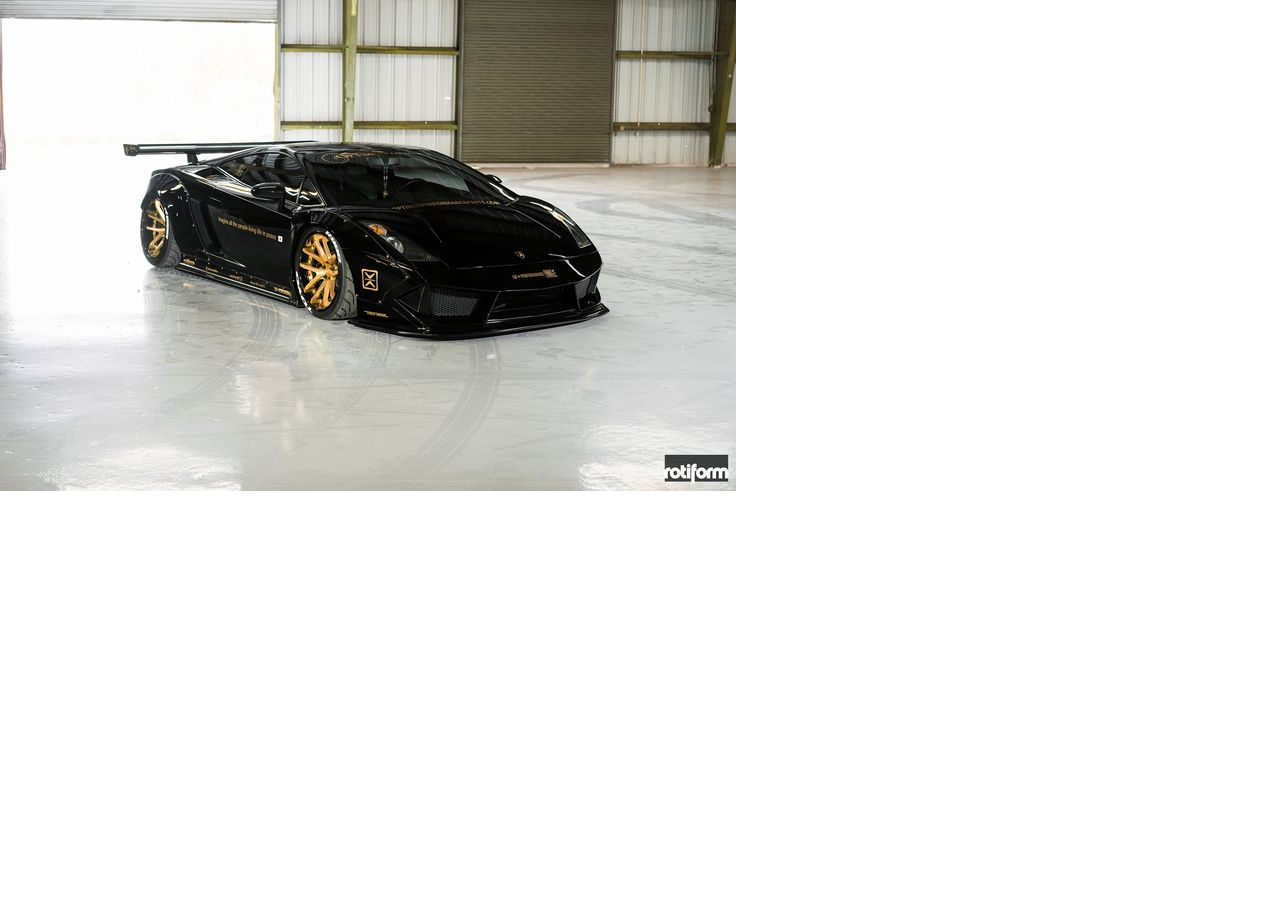
<file: wdd231.html>
<!DOCTYPE html>
<html lang="en">
<head>
    <meta charset="UTF-8">
    <meta name="viewport" content="width=device-width, initial-scale=1.0">
    <title>test-html</title>
    <meta name="description" content="Test for week 1 - remembering activities.">
    <meta name="author" content="Gustavo da Silva Pereira">

    <link rel="stylesheet" href="styles/normalize.css">
</head>
<body>
    <img src="images/lambo-test.jpg" alt="lamboghini">
</body>
</html>
</file>
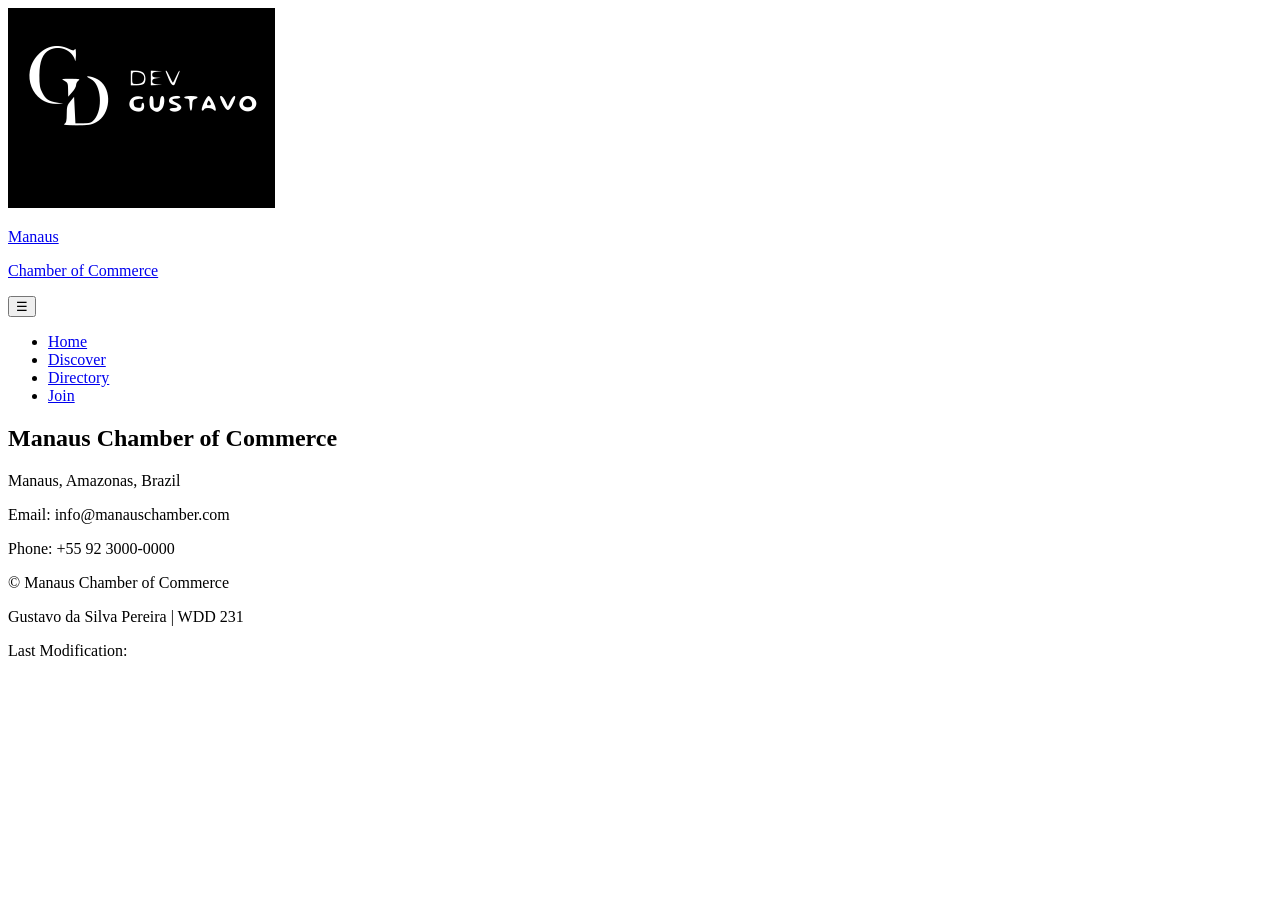
<file: chamber/discovery.html>
<!DOCTYPE html>
<html lang="en">
<head>
    <meta charset="UTF-8">
    <meta name="viewport" content="width=device-width, initial-scale=1.0">
    <title>Document</title>
</head>
<body>
    <header>
        <div class="header-content">
            <a href="index.html" class="logo">
                <img src="images/logo.png" alt="">
                <!-- Manaus Chamber of Commerce logo -->
                <div>
                    <p class="logo-title">Manaus</p>
                    <p>Chamber of Commerce</p>
                </div>
            </a>
            <button id="menu-button" aria-label="Open navigation menu" aria-expanded="false">
                &#9776;
            </button>
        </div>

        <nav id="navigation">
            <ul>
                <li><a href="index.html">Home</a></li>
                <li><a href="discover.html">Discover</a></li>
                <li><a href="directory.html">Directory</a></li>
                <li><a href="join.html">Join</a></li>
            </ul>
        </nav>
    </header>

    <main></main>

    <footer>
        <div class="contact-info">
            <h2>Manaus Chamber of Commerce</h2>
            <p>Manaus, Amazonas, Brazil</p>
            <p>Email: info@manauschamber.com</p>
            <p>Phone: +55 92 3000-0000</p>
        </div>
        <div class="development-info">
            <p>&copy; <span id="current-year"></span> Manaus Chamber of Commerce</p>
            <p>Gustavo da Silva Pereira | WDD 231</p>
            <p>Last Modification: <span id="last-modified"></span></p>
        </div>
    </footer>
</body>
</html>
</file>
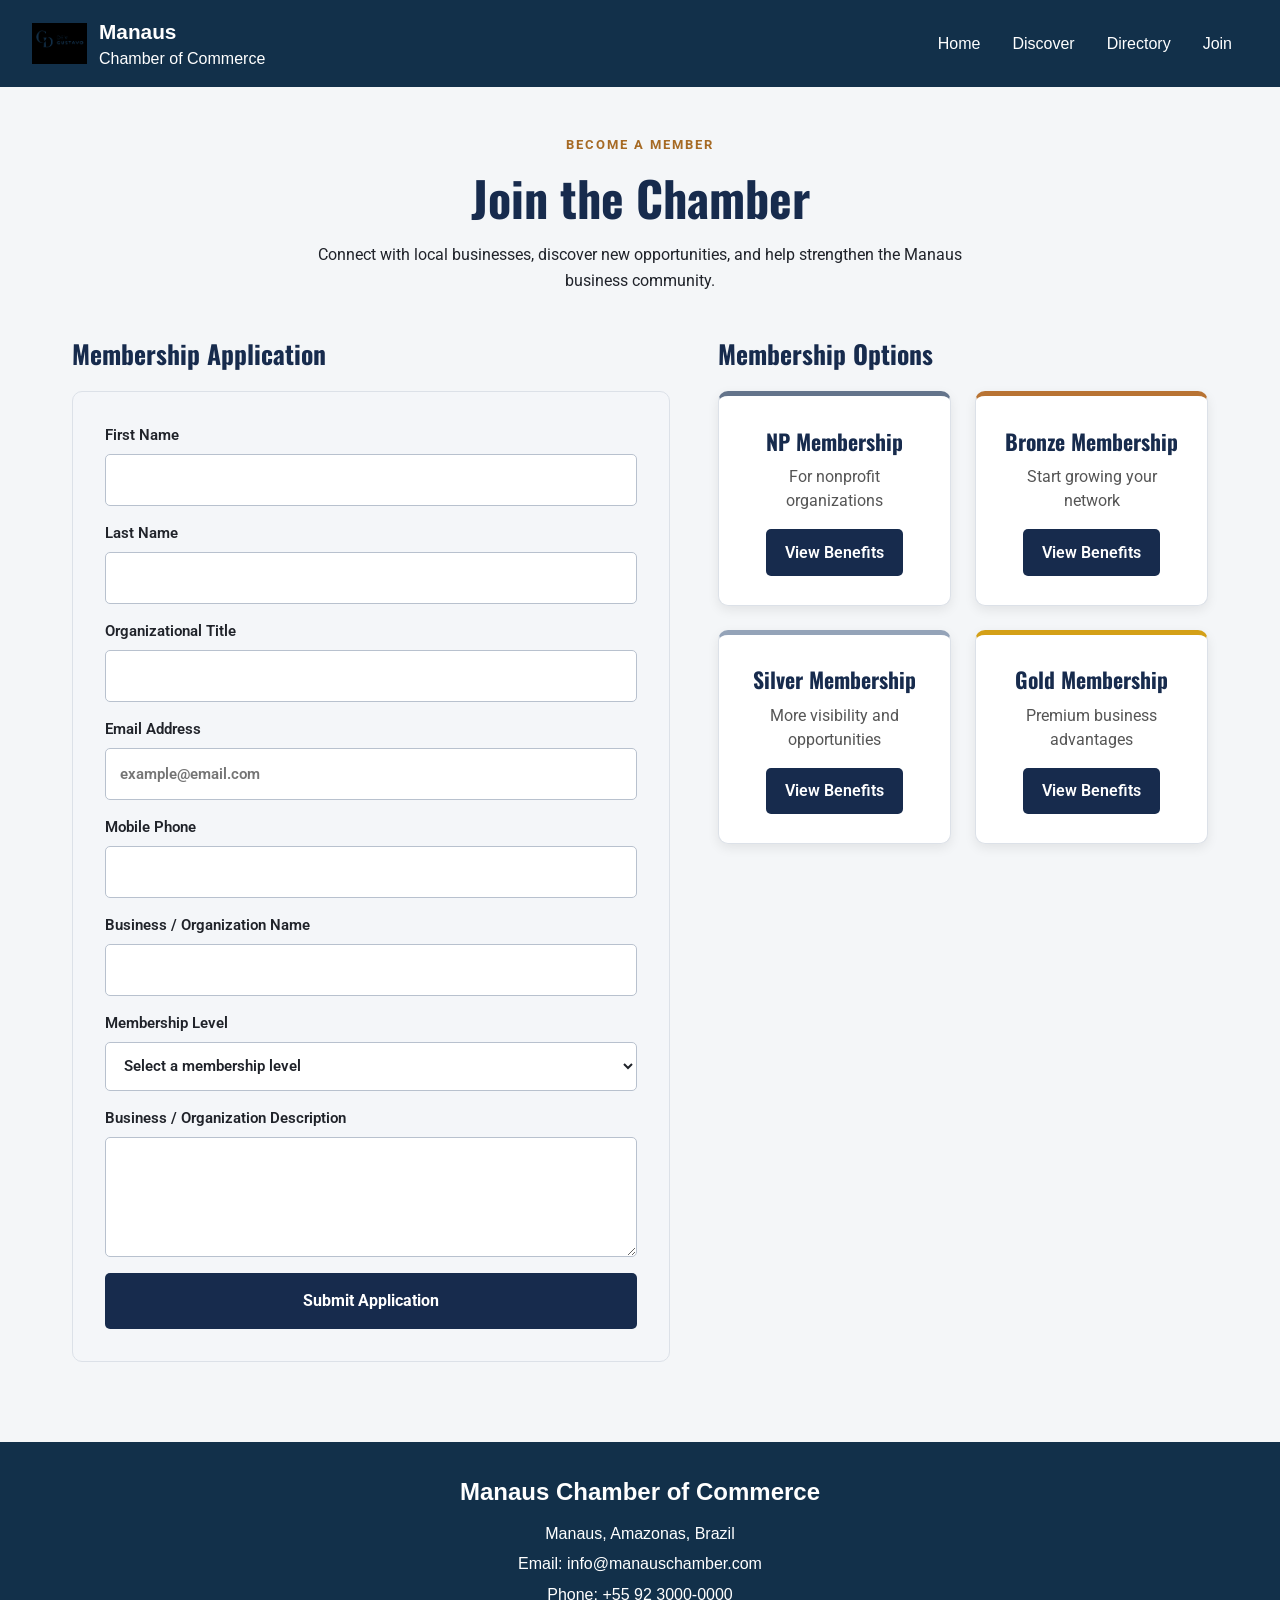
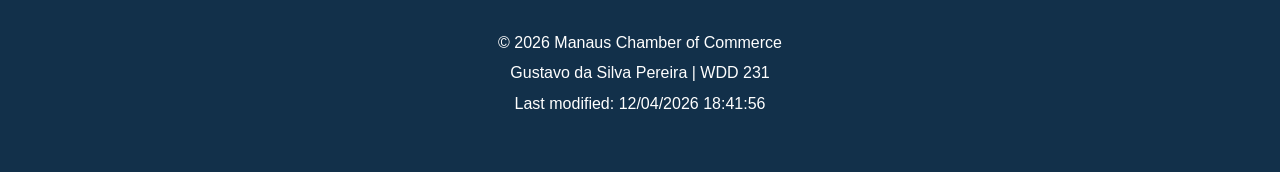
<file: chamber/join.html>
<!DOCTYPE html>
<html lang="en">

<head>
    <meta charset="UTF-8">
    <meta name="viewport" content="width=device-width, initial-scale=1.0">

    <meta name="description"
        content="Join the Manaus Chamber of Commerce and connect with local businesses and opportunities.">
    <meta name="author" content="Gustavo Pereira">

    <meta property="og:title" content="Join | Manaus Chamber of Commerce">
    <meta property="og:description" content="Become a member of the Manaus Chamber of Commerce.">
    <meta property="og:image" content="https://silvagustta.github.io/wdd231/chamber/images/chamber-logo.svg">
    <meta property="og:url" content="https://silvagustta.github.io/wdd231/chamber/join.html">
    <meta property="og:type" content="website">

    <title>Join | Manaus Chamber of Commerce</title>

    <link rel="icon" href="images/chamber-logo.svg" type="image/svg+xml">

    <link rel="stylesheet" href="styles/normalize.css">
    <link rel="stylesheet" href="styles/home.css">
    <link rel="stylesheet" href="styles/home-large.css">
    <link rel="stylesheet" href="styles/join.css">
    <link rel="stylesheet" href="styles/join-large.css">

    <script type="module" src="scripts/main.js"></script>
    <script src="scripts/join.js" defer></script>

    <link rel="preconnect" href="https://fonts.googleapis.com">
    <link rel="preconnect" href="https://fonts.gstatic.com" crossorigin>
    <link
        href="https://fonts.googleapis.com/css2?family=Oswald:wght@400;500;600;700&family=Roboto:wght@400;500;700&display=swap"
        rel="stylesheet">
</head>

<body>

    <a class="skip-link" href="#main-content">Skip to main content</a>

    <header>
        <div class="header-content">
            <a href="index.html" class="logo">
                <img src="images/logo.png" alt="">
                <!-- Manaus Chamber of Commerce logo -->
                <div>
                    <p class="logo-title">Manaus</p>
                    <p>Chamber of Commerce</p>
                </div>
            </a>
            <button id="menu-button" aria-label="Open navigation menu" aria-expanded="false">
                &#9776;
            </button>
        </div>

        <nav id="navigation">
            <ul>
                <li><a href="index.html">Home</a></li>
                <li><a href="discover.html">Discover</a></li>
                <li><a href="directory.html">Directory</a></li>
                <li><a href="join.html">Join</a></li>
            </ul>
        </nav>
    </header>

    <main id="main-content" class="join-main">

        <section class="join-intro">
            <p class="eyebrow">Become a member</p>
            <h1>Join the Chamber</h1>
            <p>
                Connect with local businesses, discover new opportunities,
                and help strengthen the Manaus business community.
            </p>
        </section>

        <div class="join-layout">

            <!-- Membership Application Form -->
            <section class="form-section" aria-labelledby="form-title">

                <h2 id="form-title">Membership Application</h2>

                <form action="thankyou.html" method="get" id="membership-form">

                    <label for="first-name">
                        First Name
                        <input type="text" id="first-name" name="firstName" title="Enter your first name"
                            autocomplete="given-name" required>
                    </label>

                    <label for="last-name">
                        Last Name
                        <input type="text" id="last-name" name="lastName" title="Enter your last name"
                            autocomplete="family-name" required>
                    </label>

                    <label for="organization-title">
                        Organizational Title
                        <input type="text" id="organization-title" name="organizationTitle"
                            title="Your title within your organization" autocomplete="organization-title"
                            pattern="[A-Za-zÀ-ÖØ-öø-ÿ\s\-]{7,}" required>
                    </label>

                    <label for="email">
                        Email Address
                        <input type="email" id="email" name="email" title="Enter a valid email address"
                            autocomplete="email" placeholder="example@email.com" required>
                    </label>

                    <label for="phone">
                        Mobile Phone
                        <input type="tel" id="phone" name="phone" title="Enter your mobile phone number"
                            autocomplete="tel" required>
                    </label>

                    <label for="organization">
                        Business / Organization Name
                        <input type="text" id="organization" name="organization"
                            title="Enter your business or organization name" autocomplete="organization" required>
                    </label>

                    <label for="membership-level">
                        Membership Level
                        <select id="membership-level" name="membership" title="Select a membership level" required>
                            <option value="" disabled selected>Select a membership level</option>
                            <option value="NP Membership">NP Membership (Non-Profit)</option>
                            <option value="Bronze Membership">Bronze Membership</option>
                            <option value="Silver Membership">Silver Membership</option>
                            <option value="Gold Membership">Gold Membership</option>
                        </select>
                    </label>

                    <label for="description">
                        Business / Organization Description
                        <textarea id="description" name="description"
                            title="Describe your business or organization"></textarea>
                    </label>

                    <input type="hidden" id="timestamp" name="timestamp">

                    <button type="submit" class="submit-button">
                        Submit Application
                    </button>

                </form>
            </section>

            <section class="membership-section" aria-labelledby="membership-title">

                <h2 id="membership-title">Membership Options</h2>

                <div class="membership-cards">

                    <article class="membership-card np-card">
                        <h3>NP Membership</h3>
                        <p>For nonprofit organizations</p>
                        <button type="button" class="learn-more" data-modal="np-modal">
                            View Benefits
                        </button>
                    </article>

                    <article class="membership-card bronze-card">
                        <h3>Bronze Membership</h3>
                        <p>Start growing your network</p>
                        <button type="button" class="learn-more" data-modal="bronze-modal">
                            View Benefits
                        </button>
                    </article>

                    <article class="membership-card silver-card">
                        <h3>Silver Membership</h3>
                        <p>More visibility and opportunities</p>
                        <button type="button" class="learn-more" data-modal="silver-modal">
                            View Benefits
                        </button>
                    </article>

                    <article class="membership-card gold-card">
                        <h3>Gold Membership</h3>
                        <p>Premium business advantages</p>
                        <button type="button" class="learn-more" data-modal="gold-modal">
                            View Benefits
                        </button>
                    </article>

                </div>
            </section>

        </div>

        <dialog id="np-modal">
            <div class="modal-content">
                <h2>NP Membership Benefits</h2>
                <ul>
                    <li>No membership fee</li>
                    <li>Community networking opportunities</li>
                    <li>Access to nonprofit community events</li>
                    <li>Support for local initiatives</li>
                </ul>
                <button type="button" class="close-modal">Close</button>
            </div>
        </dialog>

        <dialog id="bronze-modal">
            <div class="modal-content">
                <h2>Bronze Membership Benefits</h2>
                <ul>
                    <li>Access to networking events</li>
                    <li>Business directory listing</li>
                    <li>Member newsletter</li>
                    <li>Educational resources</li>
                </ul>
                <button type="button" class="close-modal">Close</button>
            </div>
        </dialog>

        <dialog id="silver-modal">
            <div class="modal-content">
                <h2>Silver Membership Benefits</h2>
                <ul>
                    <li>All Bronze membership benefits</li>
                    <li>Spotlight advertising opportunities</li>
                    <li>Discounted event participation</li>
                    <li>Priority networking opportunities</li>
                </ul>
                <button type="button" class="close-modal">Close</button>
            </div>
        </dialog>

        <dialog id="gold-modal">
            <div class="modal-content">
                <h2>Gold Membership Benefits</h2>
                <ul>
                    <li>All Silver membership benefits</li>
                    <li>Premium business promotion</li>
                    <li>Featured business spotlight</li>
                    <li>Exclusive networking opportunities</li>
                    <li>Priority access to chamber events</li>
                </ul>
                <button type="button" class="close-modal">Close</button>
            </div>
        </dialog>

    </main>

    <footer class="footer">
        <div class="contact-info">
            <h2>Manaus Chamber of Commerce</h2>
            <p>Manaus, Amazonas, Brazil</p>
            <p>Email: info@manauschamber.com</p>
            <p>Phone: +55 92 3000-0000</p>
        </div>

        <div class="development-info">
            <p>&copy; <span id="current-year"></span> Manaus Chamber of Commerce</p>
            <p>Gustavo da Silva Pereira | WDD 231</p>
            <p>Last modified: <span id="last-modified"></span></p>
        </div>
    </footer>
</body>

</html>
</file>
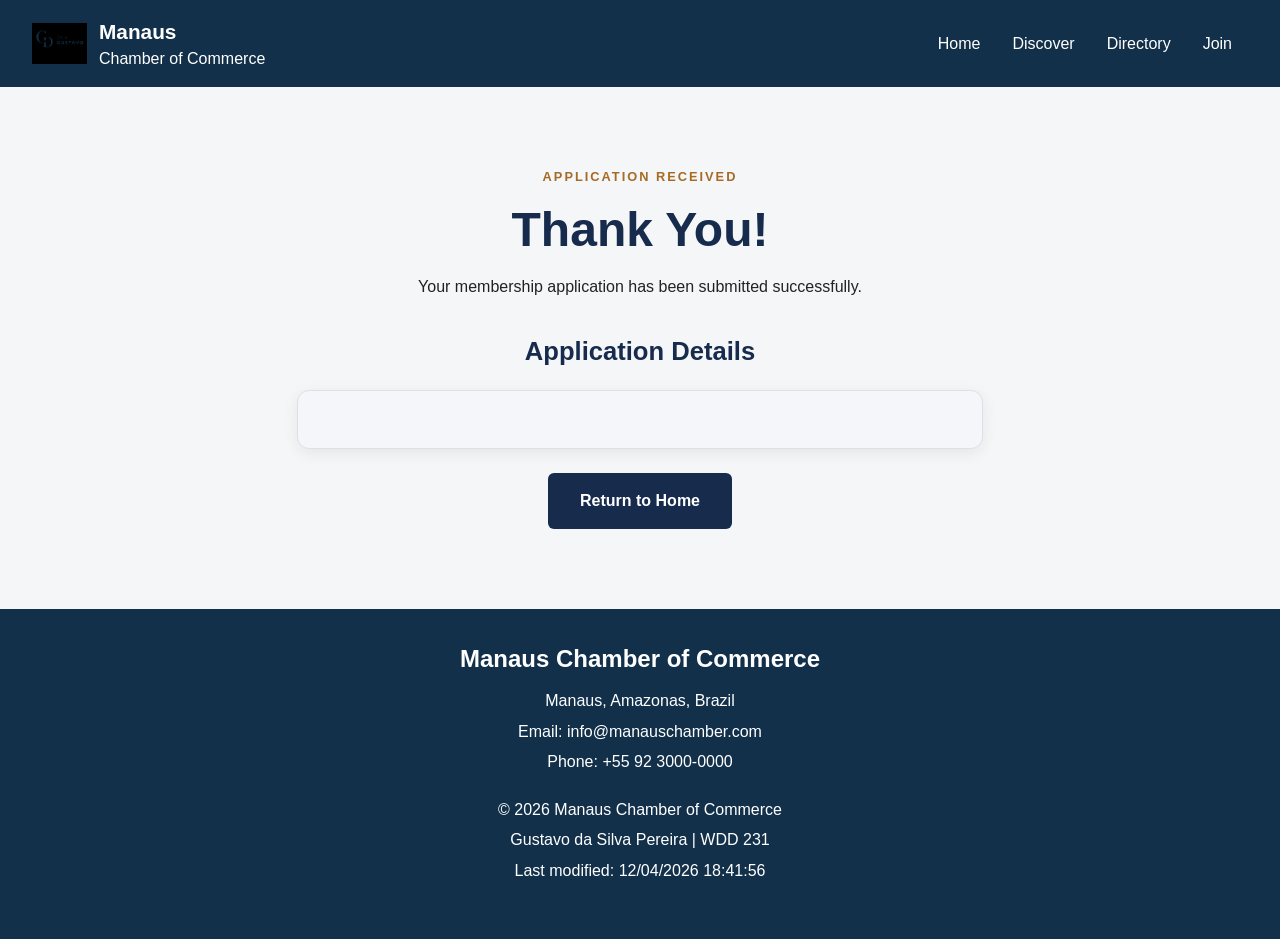
<file: chamber/thankyou.html>
<!DOCTYPE html>
<html lang="en">

<head>
    <meta charset="UTF-8">
    <meta name="viewport" content="width=device-width, initial-scale=1.0">
    <meta name="description" content="Thank you for applying to join the Manaus Chamber of Commerce.">
    <meta name="author" content="Gustavo Pereira">
    <title>Application Received | Manaus Chamber of Commerce</title>

    <link rel="icon" href="images/chamber-logo.svg" type="image/svg+xml">
    <link rel="stylesheet" href="styles/normalize.css">
    <link rel="stylesheet" href="styles/home.css">
    <link rel="stylesheet" href="styles/home-large.css">
    <link rel="stylesheet" href="styles/join.css">
    <link rel="stylesheet" href="styles/join-large.css">

    <script type="module" src="scripts/main.js"></script>
    <script src="scripts/thankyou.js" defer></script>
</head>

<body>

    <a class="skip-link" href="#main-content">Skip to main content</a>

    <header>
        <div class="header-content">
            <a href="index.html" class="logo">
                <img src="images/logo.png" alt="">
                <!-- Manaus Chamber of Commerce logo -->
                <div>
                    <p class="logo-title">Manaus</p>
                    <p>Chamber of Commerce</p>
                </div>
            </a>
            <button id="menu-button" aria-label="Open navigation menu" aria-expanded="false">
                &#9776;
            </button>
        </div>

        <nav id="navigation">
            <ul>
                <li><a href="index.html">Home</a></li>
                <li><a href="discover.html">Discover</a></li>
                <li><a href="directory.html">Directory</a></li>
                <li><a href="join.html">Join</a></li>
            </ul>
        </nav>
    </header>

    <main id="main-content" class="thankyou-content">
        <section class="join-intro">
            <p class="eyebrow">Application received</p>
            <h1>Thank You!</h1>
            <p>Your membership application has been submitted successfully.</p>
        </section>

        <section class="form-section" aria-labelledby="application-title">
            <h2 id="application-title">Application Details</h2>
            <div id="application-details" aria-live="polite">
                <p>Loading application information...</p>
            </div>
        </section>

        <p>
            <a class="thankyou-button" href="index.html">Return to Home</a>
        </p>
    </main>

    <footer class="footer">
        <div class="contact-info">
            <h2>Manaus Chamber of Commerce</h2>
            <p>Manaus, Amazonas, Brazil</p>
            <p>Email: info@manauschamber.com</p>
            <p>Phone: +55 92 3000-0000</p>
        </div>

        <div class="development-info">
            <p>&copy; <span id="current-year"></span> Manaus Chamber of Commerce</p>
            <p>Gustavo da Silva Pereira | WDD 231</p>
            <p>Last modified: <span id="last-modified"></span></p>
        </div>
    </footer>
</body>
</html>
</file>
<file: chamber/styles/home.css>
/* General */
:root {
    --primary-color: #12304a;
    --secondary-color: #e5a823;
    --background-color: #f4f6f8;
    --text-color: #222;
    --white: #fff;
}

body {
    font-family: Arial, Helvetica, sans-serif;
    color: var(--text-color);
    background-color: var(--background-color);
}

/* main h1 {
    margin-bottom: 1.5rem;
    color: var(--primary-color);
    text-align: center;
    font-size: 1.8rem;
} */

/* Header */
header {
    background-color: var(--primary-color);
    color: var(--white);
}

.header-content {
    display: flex;
    align-items: center;
    justify-content: space-between;
    padding: 1rem;
}

/* Hero */
.hero {
    position: relative;
}

.hero img {
    width: 100%;
    height: 350px;
    object-fit: cover;
}

.hero h1 {
    font-size: 1.8rem;
    margin-bottom: 0.75rem;
}

.hero p {
    font-size: 1rem;
    line-height: 1.5;
    margin-bottom: 1.5rem;
}

.hero-content {
    position: absolute;
    top: 50%;
    left: 50%;
    transform: translate(-50%, -50%);

    width: 85%;
    text-align: center;
    color: var(--white);
}

.hero a {
    display: inline-block;
    background-color: var(--primary-color);
    color: var(--white);
    padding: 0.8rem 1.5rem;
    text-decoration: none;
    border-radius: 50px;
    font-weight: bold;
}

/* logo */
.logo {
    display: flex;
    align-items: center;
    gap: 0.75rem;
}

.logo img {
    width: 55px;
    height: 55px;
    object-fit: contain;
}

.logo-title {
    font-size: 1.3rem;
    font-weight: bold;
}

/* menu */
#menu-button, .menu-button {
    border: none;
    background: transparent;
    color: var(--white);
    font-size: 2rem;
}

/* navigation */
#navigation {
    display: none;
}

#navigation.open {
    display: block;
}

#navigation ul {
    display: flex;
    flex-direction: column;
}

#navigation a {
    display: block;
    padding: 1rem;
    text-align: center;
    color: var(--white);
}

#navigation a:hover,
#navigation a.active {
    background-color: var(--secondary-color);
    color: #222;
}



/* events */
.event-header {
    display: flex;
    flex-direction: column;
    align-items: center;
    margin-bottom: 0.75rem;
}

.event-header h2 {
    color: var(--primary-color);
}

.event-container {
    display: grid;
    grid-template-columns: 1fr;
    gap: 1rem;
}

.event-card {
    background-color: white;
    padding: 1rem;
    border-radius: 7px;
    box-shadow: 0 2px 6px rgba(0, 0, 0, 0.08);
}

.event-card h3 {
    margin-bottom: 0.75rem;
    color: var(--primary-color);
    font-size: 1.25rem;
}

.event-card p {
    margin: 0.4rem 0;
}

/* Weather */
.weather {
    background-color: white;
    padding: 1rem;
    border-radius: 7px;
    box-shadow: 0 2px 6px rgba(0, 0, 0, 0.08);
    margin: 1rem;
}

.weather-header {
    display: flex;
    flex-direction: column;
    align-items: center;
    margin-bottom: 1rem;
}

.current-weather {
    display: flex;
    flex-direction: column;
    align-items: center;
}

.weather-info {
    display: flex;
    align-items: center;
    justify-content: center;
}

.forecast-card {
    background-color: var(--white);
    padding: 12px;
    border-radius: 0.75rem;
    box-shadow: 0 2px 6px rgba(0, 0, 0, 0.08);
    text-align: center;

    justify-content: center;
    gap: 10px;
}

.forecast-card img {
    width: 70px;
    height: 70px;
    display: block;
    margin: 0 auto;
}

.forecast-card p {
    font-size: 1.25rem;
    font-weight: bold;
}

.weather-container {
    display: grid;
    grid-template-columns: 1fr;
    gap: 1rem;
    margin-top: 0.5rem;
}

/* Business Spotlight */
.spotlights {
    background-color: white;
    padding: 1rem;
    border-radius: 7px;
    box-shadow: 0 2px 6px rgba(0, 0, 0, 0.08);
    margin: 1rem;
}

.spotlight-header {
    display: flex;
    flex-direction: column;
    align-items: center;
    margin-bottom: 1rem;
}

.spotlight-container {
    display: grid;
    grid-template-columns: 1fr;
    gap: 1rem;
}

.spotlight-card {
    background-color: var(--white);
    padding: 1rem;
    border-radius: 0.75rem;
    box-shadow: 0 2px 6px rgba(0, 0, 0, 0.08);
    text-align: center;
}

.spotlight-card img {
    width: 200px;
    height: 200px;
    object-fit: contain;

    display: block;
    margin: 0 auto;
}

.spotlight-card a {
    display: inline-block;
    padding: 0.6rem 1rem;
    background-color: var(--secondary-color);
    color: var(--white);
    text-decoration: none;
    border-radius: 5px;
}

/* footer */
footer {
    margin-top: 2rem;
    padding: 2rem 1rem;
    background-color: var(--primary-color);
    color: var(--white);
    text-align: center;
}

.contact-info,
.development-info {
    margin-bottom: 1.5rem;
}

footer h2 {
    margin-bottom: 0.75rem;
}

footer p {
    margin: 0.4rem 0;
}
</file>
<file: chamber/styles/home-large.css>
@media screen and (min-width: 700px) {
    .event-container {
        grid-template-columns: repeat(3, 1fr);
    }

    .weather-container {
        grid-template-columns: repeat(3, 1fr);
    }

    .spotlight-container {
        grid-template-columns: repeat(3, 1fr);
    }

    #menu-button {
        display: none;
    }

    #navigation {
        display: block;
    }

    #navigation ul {
        flex-direction: row;
        justify-content: flex-end;
    }

    .menu-button {
        display: none;
    }

    #navigation {
        display: flex;
        align-items: center;
        gap: 1rem;
    }

    #navigation a {
        padding: 0.8rem 1rem;
    }

    header {
        display: flex;
        align-items: center;
        justify-content: space-between;
        padding: 1rem 2rem;
    }

    .header-content {
        padding: 0;
    }
}
</file>
<file: chamber/styles/join.css>
.join-main {
    max-width: 1200px;
    margin: 0 auto;
    padding: 2rem 1rem;
    font-family: "Roboto", sans-serif;
    color: #20232a;
}

.join-intro {
    text-align: center;
    margin-bottom: 2.5rem;
}

.join-intro .eyebrow {
    color: #a66a24;
    font-weight: 700;
    text-transform: uppercase;
    letter-spacing: 2px;
    font-size: 0.8rem;
}

.join-intro h1 {
    font-family: "Oswald", sans-serif;
    font-size: 2.3rem;
    margin: 0.5rem 0;
    color: #172b4d;
}

.join-intro > p:last-child {
    max-width: 650px;
    margin: 0 auto;
    line-height: 1.6;
}

.join-layout {
    display: grid;
    grid-template-columns: 1fr;
    gap: 2.5rem;
}

.form-section,
.membership-section {
    min-width: 0;
}

.form-section h2,
.membership-section h2 {
    font-family: "Oswald", sans-serif;
    color: #172b4d;
    font-size: 1.6rem;
    margin-bottom: 1.2rem;
}

/* FORM */

#membership-form {
    display: flex;
    flex-direction: column;
    gap: 1rem;
    background: #f4f6f9;
    padding: 1.5rem;
    border-radius: 10px;
    border: 1px solid #dce1e8;
}

#membership-form label {
    display: flex;
    flex-direction: column;
    gap: 0.45rem;
    font-weight: 600;
    font-size: 0.95rem;
}

#membership-form input,
#membership-form select,
#membership-form textarea {
    box-sizing: border-box;
    width: 100%;
    padding: 0.85rem;
    border: 1px solid #b8c1ce;
    border-radius: 5px;
    font: inherit;
    background: #fff;
    color: #20232a;
}

#membership-form input:focus,
#membership-form select:focus,
#membership-form textarea:focus {
    outline: 2px solid #2459a6;
    border-color: #2459a6;
}

#membership-form textarea {
    min-height: 120px;
    resize: vertical;
}

.submit-button {
    padding: 1rem;
    border: none;
    border-radius: 5px;
    background: #172b4d;
    color: #fff;
    font-size: 1rem;
    font-weight: 700;
    cursor: pointer;
    transition: background 0.2s ease;

    cursor: pointer;
    transition: background 0.2s ease, transform 0.2s ease;
}

.submit-button:hover {
    background: #a66a24;
    transform: translateY(-2px);
}



/* MEMBERSHIP CARDS */

.membership-cards {
    display: grid;
    grid-template-columns: 1fr;
    gap: 1.2rem;
}

.membership-card {
    padding: 1.5rem;
    text-align: center;
    border-radius: 10px;
    background: #fff;
    border: 1px solid #dce1e8;
    box-shadow: 0 4px 12px rgba(0, 0, 0, 0.08);
    animation: card-entrance 0.7s ease both;
}

.membership-card h3 {
    font-family: "Oswald", sans-serif;
    font-size: 1.35rem;
    margin: 0 0 0.5rem;
    color: #172b4d;
}

.membership-card p {
    color: #555;
    margin-bottom: 1rem;
}

.np-card {
    border-top: 5px solid #64748b;
    animation-delay: 0.1s;
}

.bronze-card {
    border-top: 5px solid #b87333;
    animation-delay: 0.25s;
}

.silver-card {
    border-top: 5px solid #94a3b8;
    animation-delay: 0.4s;
}

.gold-card {
    border-top: 5px solid #d4a017;
    animation-delay: 0.55s;
}

.learn-more {
    padding: 0.7rem 1.2rem;
    background: #172b4d;
    color: white;
    border: none;
    border-radius: 5px;
    cursor: pointer;
    font-weight: 600;
}

.learn-more:hover {
    background: #a66a24;
}

/* MODALS */

dialog {
    width: min(90%, 450px);
    border: none;
    border-radius: 10px;
    padding: 0;
    box-shadow: 0 10px 35px rgba(0, 0, 0, 0.3);
}

dialog::backdrop {
    background: rgba(0, 0, 0, 0.6);
}

.modal-content {
    padding: 1.8rem;
    text-align: center;
}

.modal-content h2 {
    font-family: "Oswald", sans-serif;
    color: #172b4d;
}

.modal-content li {
    margin-bottom: 0.7rem;
    line-height: 1.5;
}

.close-modal {
    margin-top: 1rem;
    padding: 0.7rem 1.3rem;
    background: #172b4d;
    color: white;
    border: none;
    border-radius: 5px;
    cursor: pointer;
}

@keyframes card-entrance {
    from {
        opacity: 0;
        transform: translateY(25px);
    }

    to {
        opacity: 1;
        transform: translateY(0);
    }
}

@media (prefers-reduced-motion: reduce) {
    .membership-card {
        animation: none;
    }

    .membership-card:hover {
        transform: none;
    }
}

/* THANK YOU PAGE */

.thankyou-content {
    max-width: 750px;
    margin: 3rem auto;
    padding: 2rem;
    text-align: center;
}

.thankyou-content .join-intro {
    margin-bottom: 2rem;
}

#application-details {
    background: #f4f6f9;
    border: 1px solid #dce1e8;
    border-radius: 12px;
    padding: 1.8rem;
    text-align: left;
    box-shadow: 0 4px 15px rgba(0, 0, 0, 0.07);
}

#application-details p {
    padding: 0.7rem 0;
    margin: 0;
    border-bottom: 1px solid #dce1e8;
    line-height: 1.5;
}

#application-details p:last-child {
    border-bottom: none;
}

.thankyou-button {
    display: inline-block;
    margin-top: 1.5rem;
    padding: 1rem 2rem;
    background: #172b4d;
    color: white;
    text-decoration: none;
    border-radius: 6px;
    font-weight: 700;
}

.thankyou-button:hover {
    background: #a66a24;
}

/* CENTER MEMBERSHIP MODALS */

dialog[open] {
    position: fixed;
    inset: 0;
    margin: auto;
    max-width: 450px;
    width: 90%;
    max-height: 85vh;
    overflow-y: auto;
}

.modal-content {
    text-align: center;
}

.modal-content ul {
    text-align: left;
    padding-left: 1.5rem;
}

/* skip */

.skip-link {
    position: absolute;
    top: -100px;
    left: 1rem;
    z-index: 1000;
    padding: 0.75rem 1rem;


    background-color: #fff;
    color: #12304a;

    border: 2px solid #e5a823;
    border-radius: 5px;

    text-decoration: none;
    font-weight: 700;
}

.skip-link:focus {
    top: 1rem;
}
</file>
<file: chamber/styles/join-large.css>
@media screen and (min-width: 768px) {

    .join-main {
        padding: 3rem 2rem;
    }

    .join-intro h1 {
        font-size: 3rem;
    }

    .join-layout {
        grid-template-columns: 1.1fr 0.9fr;
        align-items: start;
        gap: 3rem;
    }

    .membership-cards {
        grid-template-columns: 1fr;
        gap: 1.5rem;
    }

    #membership-form {
        padding: 2rem;
    }

    .membership-card {
        padding: 1.8rem;
    }

    .membership-card:hover {
        transform: translateY(-5px);
        transition: transform 0.3s ease;
    }
}

@media screen and (min-width: 1100px) {

    .membership-cards {
        grid-template-columns: 1fr 1fr;
    }

}
</file>
